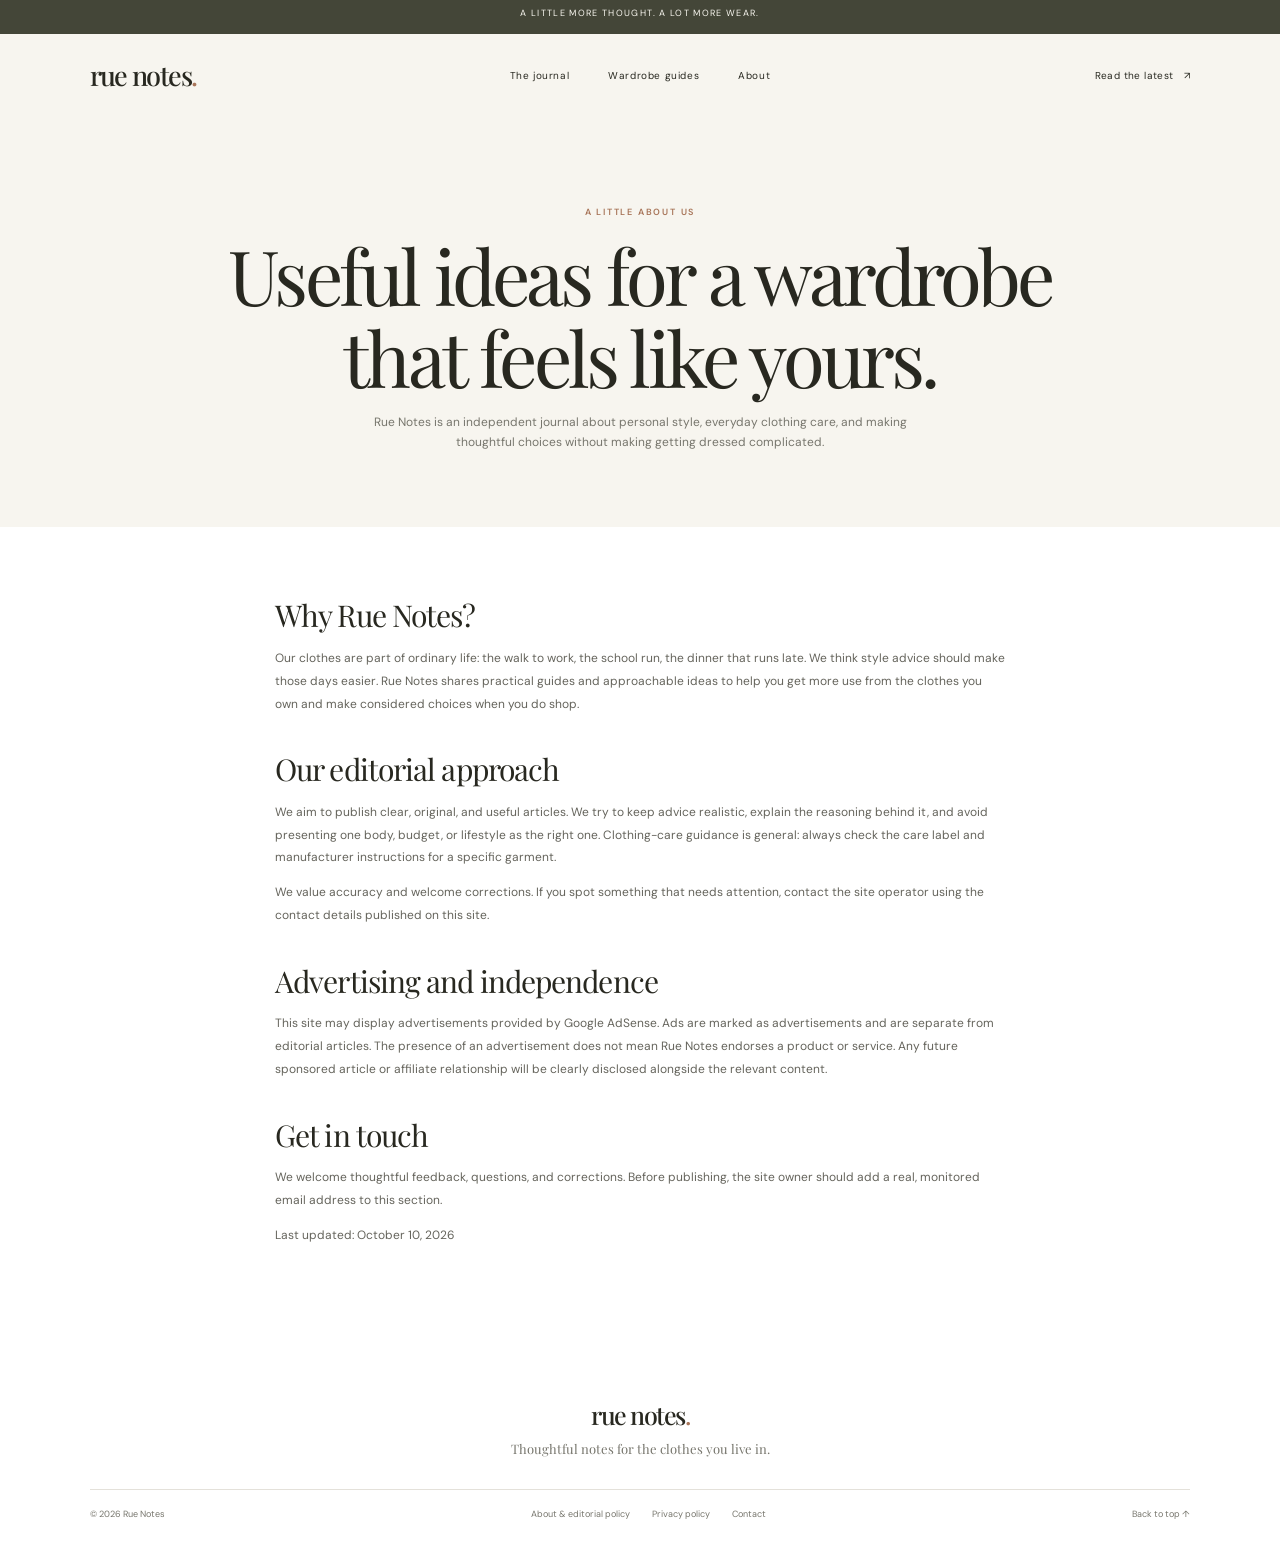
<file: about.html>
<!doctype html>
<html lang="en">
  <head>
    <meta charset="utf-8">
    <meta name="viewport" content="width=device-width, initial-scale=1">
    <meta name="theme-color" content="#f7f5ef">
    <meta name="description" content="Learn about Rue Notes, an independent journal sharing useful ideas for personal style, clothing care, and a more thoughtful wardrobe.">
    <title>About Rue Notes — Our approach and editorial policy</title>
    <link rel="preconnect" href="https://fonts.googleapis.com">
    <link rel="preconnect" href="https://fonts.gstatic.com" crossorigin>
    <link href="https://fonts.googleapis.com/css2?family=DM+Sans:wght@400;500;600;700&family=Playfair+Display:wght@400;500;600&display=swap" rel="stylesheet">
    <script async src="https://pagead2.googlesyndication.com/pagead/js/adsbygoogle.js?client=ca-pub-4359604088162807" crossorigin="anonymous"></script>
    <link rel="stylesheet" href="style.css">
    <script src="script.js" defer></script>
  </head>
  <body>
    <a class="skip-link" href="#main">Skip to content</a>
    <div class="announcement">A little more thought. A lot more wear.</div>
    <header class="site-header">
      <button class="menu-toggle" type="button" aria-label="Open menu" aria-expanded="false" aria-controls="main-nav"><span></span><span></span></button>
      <a class="wordmark" href="index.html" aria-label="Rue Notes home">rue notes<span>.</span></a>
      <nav class="main-nav" id="main-nav" aria-label="Main navigation">
        <a href="index.html#latest">The journal</a>
        <a href="index.html#guides">Wardrobe guides</a>
        <a href="about.html" aria-current="page">About</a>
      </nav>
      <a class="header-link" href="index.html#latest">Read the latest <span aria-hidden="true">↗</span></a>
    </header>
    <main id="main">
      <section class="page-hero">
        <span class="eyebrow">A LITTLE ABOUT US</span>
        <h1>Useful ideas for a wardrobe that feels like yours.</h1>
        <p>Rue Notes is an independent journal about personal style, everyday clothing care, and making thoughtful choices without making getting dressed complicated.</p>
      </section>
      <article class="prose">
        <h2>Why Rue Notes?</h2>
        <p>Our clothes are part of ordinary life: the walk to work, the school run, the dinner that runs late. We think style advice should make those days easier. Rue Notes shares practical guides and approachable ideas to help you get more use from the clothes you own and make considered choices when you do shop.</p>

        <h2>Our editorial approach</h2>
        <p>We aim to publish clear, original, and useful articles. We try to keep advice realistic, explain the reasoning behind it, and avoid presenting one body, budget, or lifestyle as the right one. Clothing-care guidance is general: always check the care label and manufacturer instructions for a specific garment.</p>
        <p>We value accuracy and welcome corrections. If you spot something that needs attention, contact the site operator using the contact details published on this site.</p>

        <h2>Advertising and independence</h2>
        <p>This site may display advertisements provided by Google AdSense. Ads are marked as advertisements and are separate from editorial articles. The presence of an advertisement does not mean Rue Notes endorses a product or service. Any future sponsored article or affiliate relationship will be clearly disclosed alongside the relevant content.</p>

        <h2 id="contact">Get in touch</h2>
        <p>We welcome thoughtful feedback, questions, and corrections. Before publishing, the site owner should add a real, monitored email address to this section.</p>
        <p class="last-updated">Last updated: October 10, 2026</p>
      </article>
    </main>
    <footer class="site-footer">
      <a class="wordmark footer-wordmark" href="index.html">rue notes<span>.</span></a>
      <p>Thoughtful notes for the clothes you live in.</p>
      <div class="footer-bottom">
        <span>© 2026 Rue Notes</span>
        <div><a href="about.html">About &amp; editorial policy</a><a href="privacy.html">Privacy policy</a><a href="about.html#contact">Contact</a></div>
        <a href="#main">Back to top ↑</a>
      </div>
    </footer>
  </body>
</html>
</file>
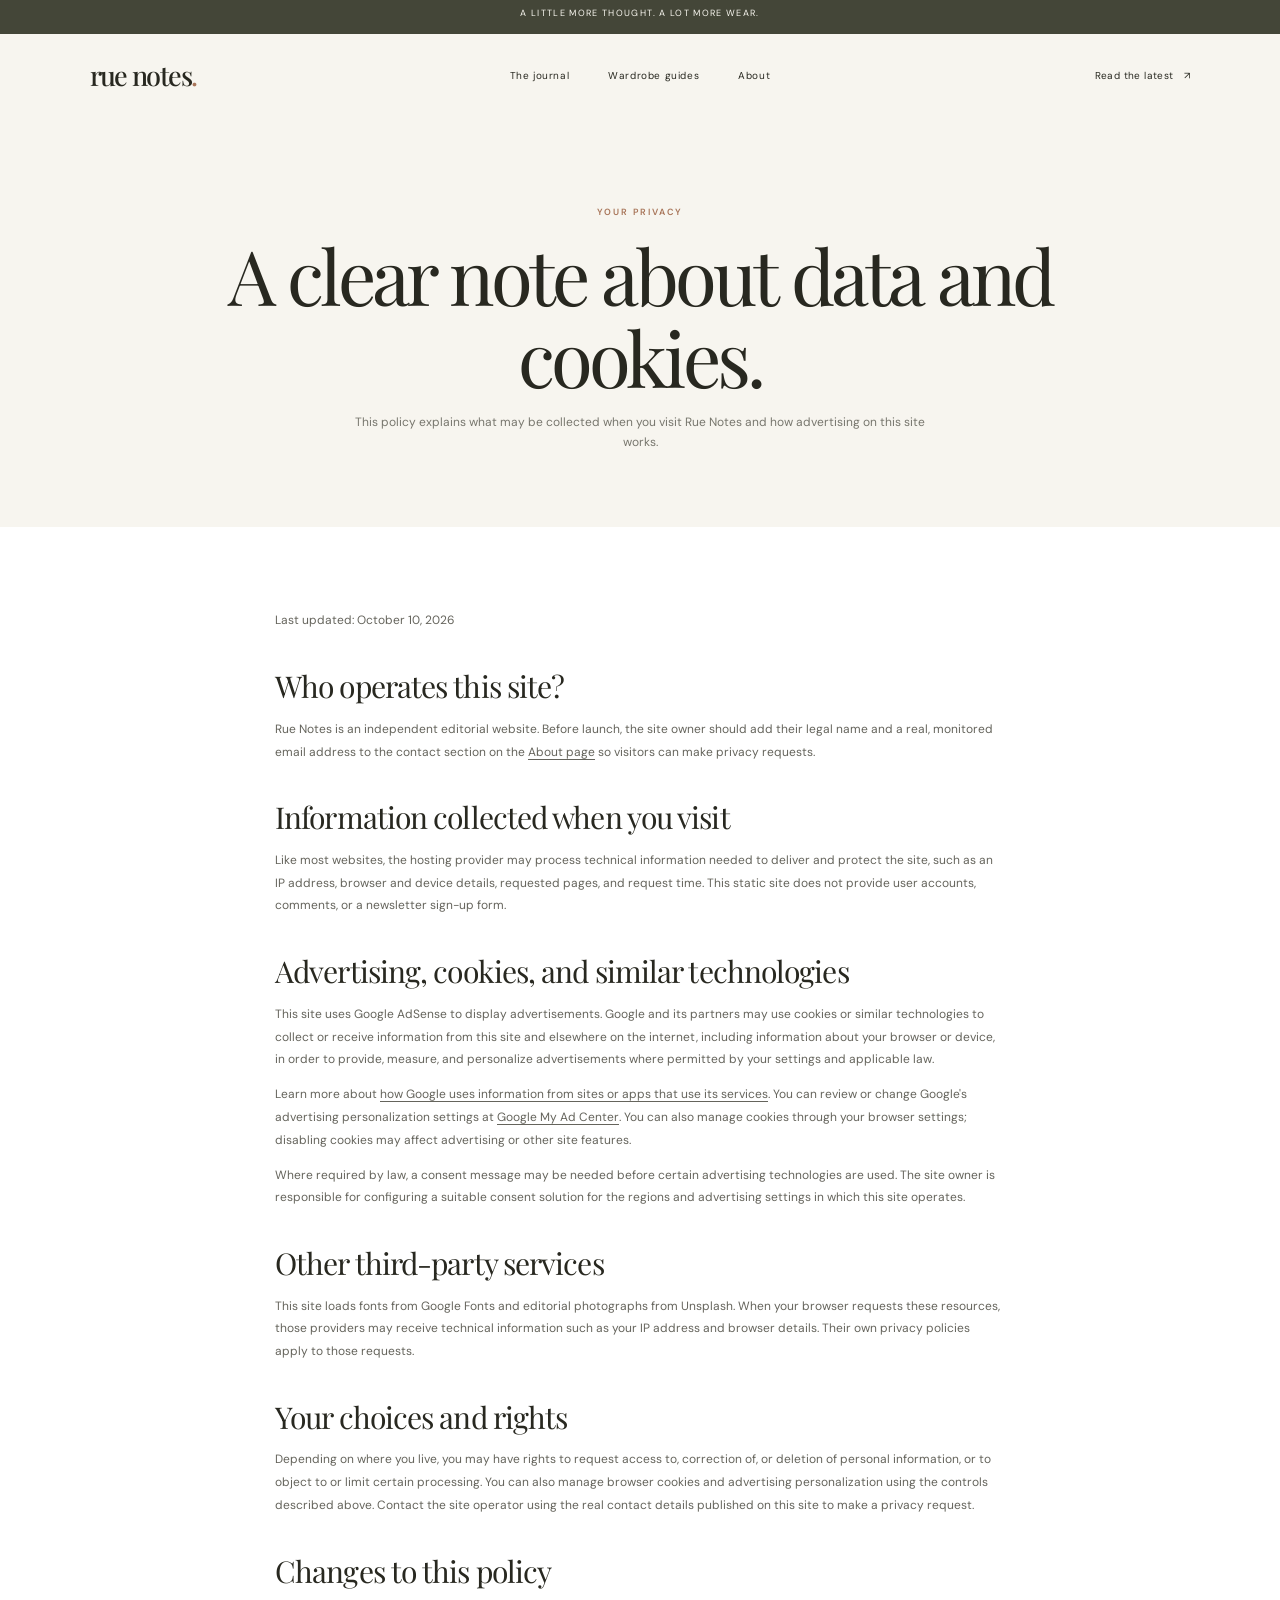
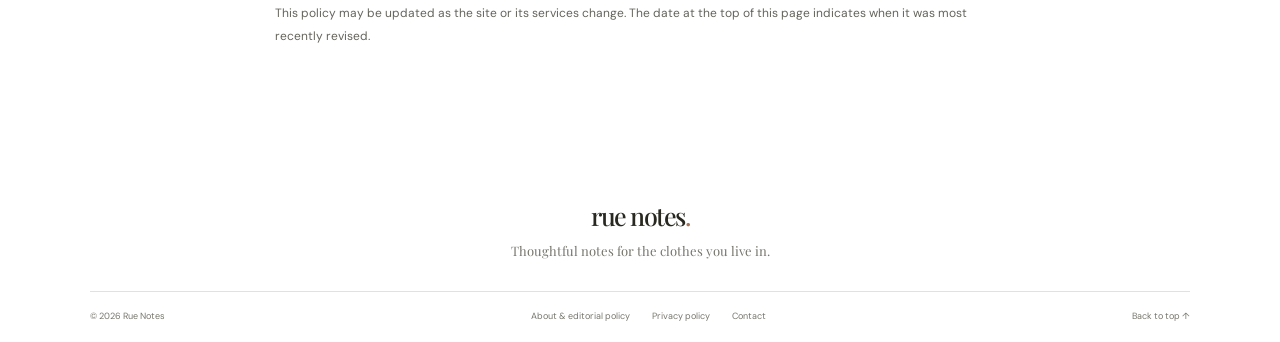
<file: privacy.html>
<!doctype html>
<html lang="en">
  <head>
    <meta charset="utf-8">
    <meta name="viewport" content="width=device-width, initial-scale=1">
    <meta name="theme-color" content="#f7f5ef">
    <meta name="description" content="Read the Rue Notes privacy policy, including information about cookies, Google advertising, and your choices.">
    <title>Privacy policy — Rue Notes</title>
    <link rel="preconnect" href="https://fonts.googleapis.com">
    <link rel="preconnect" href="https://fonts.gstatic.com" crossorigin>
    <link href="https://fonts.googleapis.com/css2?family=DM+Sans:wght@400;500;600;700&family=Playfair+Display:wght@400;500;600&display=swap" rel="stylesheet">
    <script async src="https://pagead2.googlesyndication.com/pagead/js/adsbygoogle.js?client=ca-pub-4359604088162807" crossorigin="anonymous"></script>
    <link rel="stylesheet" href="style.css">
    <script src="script.js" defer></script>
  </head>
  <body>
    <a class="skip-link" href="#main">Skip to content</a>
    <div class="announcement">A little more thought. A lot more wear.</div>
    <header class="site-header">
      <button class="menu-toggle" type="button" aria-label="Open menu" aria-expanded="false" aria-controls="main-nav"><span></span><span></span></button>
      <a class="wordmark" href="index.html" aria-label="Rue Notes home">rue notes<span>.</span></a>
      <nav class="main-nav" id="main-nav" aria-label="Main navigation">
        <a href="index.html#latest">The journal</a>
        <a href="index.html#guides">Wardrobe guides</a>
        <a href="about.html">About</a>
      </nav>
      <a class="header-link" href="index.html#latest">Read the latest <span aria-hidden="true">↗</span></a>
    </header>
    <main id="main">
      <section class="page-hero">
        <span class="eyebrow">YOUR PRIVACY</span>
        <h1>A clear note about data and cookies.</h1>
        <p>This policy explains what may be collected when you visit Rue Notes and how advertising on this site works.</p>
      </section>
      <article class="prose">
        <p class="last-updated">Last updated: October 10, 2026</p>

        <h2>Who operates this site?</h2>
        <p>Rue Notes is an independent editorial website. Before launch, the site owner should add their legal name and a real, monitored email address to the contact section on the <a href="about.html#contact">About page</a> so visitors can make privacy requests.</p>

        <h2>Information collected when you visit</h2>
        <p>Like most websites, the hosting provider may process technical information needed to deliver and protect the site, such as an IP address, browser and device details, requested pages, and request time. This static site does not provide user accounts, comments, or a newsletter sign-up form.</p>

        <h2>Advertising, cookies, and similar technologies</h2>
        <p>This site uses Google AdSense to display advertisements. Google and its partners may use cookies or similar technologies to collect or receive information from this site and elsewhere on the internet, including information about your browser or device, in order to provide, measure, and personalize advertisements where permitted by your settings and applicable law.</p>
        <p>Learn more about <a href="https://policies.google.com/technologies/ads" rel="noopener noreferrer">how Google uses information from sites or apps that use its services</a>. You can review or change Google's advertising personalization settings at <a href="https://myadcenter.google.com/" rel="noopener noreferrer">Google My Ad Center</a>. You can also manage cookies through your browser settings; disabling cookies may affect advertising or other site features.</p>
        <p>Where required by law, a consent message may be needed before certain advertising technologies are used. The site owner is responsible for configuring a suitable consent solution for the regions and advertising settings in which this site operates.</p>

        <h2>Other third-party services</h2>
        <p>This site loads fonts from Google Fonts and editorial photographs from Unsplash. When your browser requests these resources, those providers may receive technical information such as your IP address and browser details. Their own privacy policies apply to those requests.</p>

        <h2>Your choices and rights</h2>
        <p>Depending on where you live, you may have rights to request access to, correction of, or deletion of personal information, or to object to or limit certain processing. You can also manage browser cookies and advertising personalization using the controls described above. Contact the site operator using the real contact details published on this site to make a privacy request.</p>

        <h2>Changes to this policy</h2>
        <p>This policy may be updated as the site or its services change. The date at the top of this page indicates when it was most recently revised.</p>
      </article>
    </main>
    <footer class="site-footer">
      <a class="wordmark footer-wordmark" href="index.html">rue notes<span>.</span></a>
      <p>Thoughtful notes for the clothes you live in.</p>
      <div class="footer-bottom">
        <span>© 2026 Rue Notes</span>
        <div><a href="about.html">About &amp; editorial policy</a><a href="privacy.html">Privacy policy</a><a href="about.html#contact">Contact</a></div>
        <a href="#main">Back to top ↑</a>
      </div>
    </footer>
  </body>
</html>
</file>
<file: style.css>
:root {
  color-scheme: light;
  --ink: #282820;
  --muted: #77766d;
  --paper: #f7f5ef;
  --cream: #eeece4;
  --olive: #444638;
  --accent: #a87559;
  --serif: "Playfair Display", Georgia, serif;
  --sans: "DM Sans", Arial, sans-serif;
}

* { box-sizing: border-box; }
html { scroll-behavior: smooth; }
body { margin: 0; color: var(--ink); background: #fff; font-family: var(--sans); font-size: 14px; line-height: 1.7; -webkit-font-smoothing: antialiased; }
a { color: inherit; text-decoration: none; }
button { color: inherit; font: inherit; }
a:focus-visible, button:focus-visible { outline: 2px solid var(--accent); outline-offset: 4px; }
img { max-width: 100%; }
.skip-link { position: absolute; top: -60px; left: 12px; z-index: 20; padding: 10px 14px; background: white; }
.skip-link:focus { top: 12px; }

.announcement { min-height: 34px; padding: 6px 16px; background: var(--olive); color: #f8f6ef; font-size: 9px; letter-spacing: .15em; text-align: center; text-transform: uppercase; }
.site-header { height: 82px; display: grid; grid-template-columns: 1fr auto 1fr; align-items: center; padding: 0 7%; background: var(--paper); position: relative; z-index: 5; }
.wordmark { font: 500 27px var(--serif); letter-spacing: -.06em; white-space: nowrap; }
.wordmark span { color: var(--accent); }
.main-nav { display: flex; align-items: center; gap: 39px; font-size: 10px; letter-spacing: .06em; }
.main-nav a, .header-link, .footer-bottom a { transition: color .2s ease; }
.main-nav a:hover, .header-link:hover, .footer-bottom a:hover { color: var(--accent); }
.header-link { justify-self: end; font-size: 10px; letter-spacing: .04em; }
.header-link span { margin-left: 7px; }
.menu-toggle { display: none; }

.hero { height: min(690px, 66vw); min-height: 490px; position: relative; overflow: hidden; color: white; background: #776f62; }
.hero-image, .hero-shade { position: absolute; inset: 0; width: 100%; height: 100%; }
.hero-image { object-fit: cover; object-position: center 45%; animation: image-arrive 1.2s ease-out both; }
.hero-shade { background: linear-gradient(90deg, rgba(30,29,24,.59) 0%, rgba(35,33,28,.3) 48%, rgba(35,33,28,.02) 84%), linear-gradient(0deg, rgba(30,29,24,.16), transparent 32%); }
.hero-copy { position: absolute; top: 50%; left: 11.5%; width: min(580px, 70%); transform: translateY(-48%); animation: copy-arrive .8s .1s ease-out both; }
.eyebrow { display: block; color: var(--accent); font-size: 9px; letter-spacing: .2em; font-weight: 600; line-height: 1.5; }
.light-eyebrow { color: #f1e4d6; }
.hero h1 { margin: 23px 0 16px; font: 400 clamp(52px, 6.3vw, 84px)/1.04 var(--serif); letter-spacing: -.055em; }
.hero-copy p { max-width: 405px; margin: 0 0 30px; color: rgba(255,255,255,.92); font-size: 12px; letter-spacing: .035em; }
.button { display: inline-flex; gap: 35px; align-items: center; padding: 14px 19px; font-size: 10px; letter-spacing: .025em; transition: background .2s, color .2s; }
.button-light { background: var(--paper); color: var(--ink); }
.button-light:hover { background: var(--accent); color: white; }
.hero-note { position: absolute; right: 6%; bottom: 25px; font-size: 9px; letter-spacing: .13em; }

.intro { max-width: 790px; margin: 0 auto; padding: 99px 24px 92px; text-align: center; }
.intro h2 { margin: 20px auto 15px; font: 400 clamp(28px, 3.4vw, 43px)/1.3 var(--serif); letter-spacing: -.04em; }
.intro p { max-width: 620px; margin: 0 auto; color: var(--muted); font-size: 12px; }
.ad-section { max-width: 1100px; min-height: 135px; margin: 0 auto 88px; padding: 10px 20px; text-align: center; }
.ad-label { color: #99968d; font-size: 8px; letter-spacing: .14em; }
.ad-unit { display: block; min-height: 90px; margin: 6px auto 0; }
.section-wrap { max-width: 1420px; margin: auto; padding-left: 7%; padding-right: 7%; }
.journal { padding-top: 10px; padding-bottom: 105px; }
.section-heading { display: flex; justify-content: space-between; align-items: end; gap: 24px; margin-bottom: 31px; }
.section-heading h2, .about-note h2 { margin: 10px 0 0; font: 400 clamp(36px, 4vw, 49px)/1.13 var(--serif); letter-spacing: -.045em; }
.section-aside { color: var(--muted); font: 13px var(--serif); }
.story-grid { display: grid; grid-template-columns: repeat(2, minmax(0, 1fr)); gap: 47px 22px; }
.story-card { min-width: 0; }
.story-feature { grid-row: span 2; }
.story-image { position: relative; display: block; aspect-ratio: 1.2; overflow: hidden; background: var(--cream); }
.story-feature .story-image { aspect-ratio: .88; }
.story-image img { display: block; width: 100%; height: 100%; object-fit: cover; transition: transform .7s cubic-bezier(.2,.7,.2,1); }
.story-card:hover .story-image img { transform: scale(1.035); }
.image-index { position: absolute; bottom: 14px; left: 15px; padding: 5px 8px; background: rgba(255,255,255,.93); font-size: 8px; letter-spacing: .1em; }
.story-copy { padding-top: 19px; }
.story-copy h3 { max-width: 640px; margin: 9px 0 8px; font: 400 clamp(23px, 2.7vw, 32px)/1.25 var(--serif); letter-spacing: -.025em; }
.story-card:not(.story-feature) .story-copy h3 { font-size: clamp(22px, 2.3vw, 28px); }
.story-copy h3 a:hover { color: var(--accent); }
.story-copy p { max-width: 550px; margin: 0 0 14px; color: var(--muted); font-size: 11px; }
.text-link { display: inline-flex; gap: 15px; align-items: center; border-bottom: 1px solid #c7c2b8; padding-bottom: 5px; font-size: 10px; letter-spacing: .045em; transition: border-color .2s, color .2s; }
.text-link:hover { border-color: var(--accent); color: var(--accent); }
.text-link span { font-size: 14px; }

.quote-banner { display: grid; grid-template-columns: 1fr 1fr; min-height: 470px; background: var(--cream); }
.quote-image { min-height: 470px; overflow: hidden; }
.quote-image img { display: block; width: 100%; height: 100%; object-fit: cover; }
.quote-copy { display: flex; flex-direction: column; align-items: flex-start; justify-content: center; padding: 8% 13%; }
.quote-copy blockquote { max-width: 450px; margin: 22px 0 15px; font: 400 clamp(34px, 4.1vw, 52px)/1.26 var(--serif); letter-spacing: -.045em; }
.quote-copy p { max-width: 360px; color: var(--muted); font-size: 11px; }
.guides { padding-top: 104px; padding-bottom: 80px; }
.guide-grid { display: grid; grid-template-columns: repeat(3, minmax(0, 1fr)); gap: 34px; }
.guide { border-top: 1px solid #d8d5cc; padding-top: 19px; scroll-margin-top: 28px; }
.guide-number { color: var(--accent); font: 16px var(--serif); }
.guide h3 { margin: 12px 0 14px; font: 400 26px/1.25 var(--serif); letter-spacing: -.025em; }
.guide p, .guide li { color: #65645c; font-size: 11px; line-height: 1.85; }
.guide ul { padding-left: 17px; }
.guide li { padding: 3px 0; }
.ad-section-bottom { margin-bottom: 80px; }
.about-note { display: grid; grid-template-columns: 1fr 1fr; gap: 8%; padding: 76px 13%; background: var(--paper); }
.about-note h2 { font-size: clamp(34px, 4vw, 48px); }
.about-note > div:last-child { align-self: center; max-width: 480px; }
.about-note p { margin: 0 0 20px; color: var(--muted); font-size: 12px; }
.site-footer { padding: 39px 7% 18px; background: #fff; text-align: center; }
.footer-wordmark { font-size: 25px; }
.site-footer > p { margin: 8px 0 32px; color: var(--muted); font: 13px var(--serif); }
.footer-bottom { display: flex; justify-content: space-between; align-items: center; gap: 15px; border-top: 1px solid #e4e1da; padding-top: 17px; color: var(--muted); font-size: 9px; }
.footer-bottom div { display: flex; gap: 22px; }

.page-hero { padding: 90px 8% 75px; background: var(--paper); text-align: center; }
.page-hero h1 { max-width: 850px; margin: 14px auto; font: 400 clamp(43px, 7vw, 76px)/1.08 var(--serif); letter-spacing: -.05em; }
.page-hero p { max-width: 580px; margin: 0 auto; color: var(--muted); font-size: 12px; }
.prose { max-width: 780px; margin: 0 auto; padding: 70px 25px 100px; }
.prose h2 { margin: 36px 0 11px; font: 400 30px/1.25 var(--serif); letter-spacing: -.03em; }
.prose h2:first-child { margin-top: 0; }
.prose p, .prose li { color: #65645c; font-size: 12px; line-height: 1.9; }
.prose ul { padding-left: 20px; }
.prose a { text-decoration: underline; text-underline-offset: 3px; }
.last-updated { color: var(--muted); font-size: 10px; }

@keyframes image-arrive { from { transform: scale(1.035); } to { transform: scale(1); } }
@keyframes copy-arrive { from { opacity: 0; translate: 0 10px; } to { opacity: 1; translate: 0 0; } }
@media (min-width: 1500px) { .hero { height: 720px; } }
@media (max-width: 760px) {
  .site-header { height: 68px; padding: 0 5%; grid-template-columns: 1fr auto 1fr; }
  .menu-toggle { display: flex; flex-direction: column; gap: 5px; width: 34px; border: 0; background: transparent; padding: 6px; cursor: pointer; }
  .menu-toggle span { display: block; width: 17px; height: 1px; background: var(--ink); transition: transform .2s; }
  .menu-toggle[aria-expanded="true"] span:first-child { transform: translateY(3px) rotate(45deg); }
  .menu-toggle[aria-expanded="true"] span:last-child { transform: translateY(-3px) rotate(-45deg); }
  .wordmark { font-size: 23px; }
  .main-nav { display: none; position: absolute; top: 68px; left: 0; right: 0; padding: 23px 6%; background: var(--paper); border-top: 1px solid #e9e6de; flex-direction: column; align-items: flex-start; gap: 19px; box-shadow: 0 10px 16px rgba(0,0,0,.06); }
  .main-nav.open { display: flex; }
  .header-link { font-size: 9px; }
  .hero { min-height: 590px; height: 78vh; max-height: 760px; }
  .hero-image { object-position: 58% center; }
  .hero-shade { background: linear-gradient(90deg, rgba(30,29,24,.55), rgba(35,33,28,.12)); }
  .hero-copy { left: 8%; width: 84%; }
  .hero h1 { font-size: clamp(51px, 12vw, 73px); }
  .hero-copy p { max-width: 310px; line-height: 1.8; }
  .hero-note { right: 6%; bottom: 18px; font-size: 8px; }
  .intro { padding: 74px 25px 72px; }
  .intro h2 { font-size: 31px; }
  .ad-section { min-height: 120px; margin-bottom: 62px; padding: 8px 15px; }
  .section-wrap { padding-left: 5%; padding-right: 5%; }
  .journal { padding-bottom: 74px; }
  .section-heading { align-items: flex-start; flex-direction: column; gap: 8px; margin-bottom: 23px; }
  .section-heading h2 { font-size: 39px; }
  .section-aside { font-size: 12px; }
  .story-grid { grid-template-columns: 1fr; gap: 35px; }
  .story-feature { grid-row: auto; }
  .story-feature .story-image, .story-image { aspect-ratio: 1.12; }
  .story-copy { padding-top: 15px; }
  .story-copy h3, .story-card:not(.story-feature) .story-copy h3 { font-size: 27px; }
  .quote-banner { grid-template-columns: 1fr; }
  .quote-image { min-height: 300px; height: 75vw; max-height: 430px; }
  .quote-copy { min-height: 300px; padding: 49px 9%; }
  .quote-copy blockquote { font-size: 40px; }
  .guides { padding-top: 75px; padding-bottom: 53px; }
  .guide-grid { grid-template-columns: 1fr; gap: 28px; }
  .guide h3 { font-size: 25px; }
  .about-note { grid-template-columns: 1fr; gap: 18px; padding: 55px 8%; }
  .about-note h2 { font-size: 40px; }
  .footer-bottom { flex-wrap: wrap; justify-content: center; gap: 14px 20px; }
  .footer-bottom div { flex-wrap: wrap; justify-content: center; gap: 12px 19px; }
  .page-hero { padding: 70px 7% 60px; }
  .prose { padding-top: 48px; }
}
@media (max-width: 380px) {
  .announcement { font-size: 8px; letter-spacing: .09em; }
  .header-link { font-size: 8px; }
  .wordmark { font-size: 21px; }
}
@media (prefers-reduced-motion: reduce) {
  *, *::before, *::after { scroll-behavior: auto !important; transition-duration: .01ms !important; animation-duration: .01ms !important; animation-iteration-count: 1 !important; }
}
</file>
